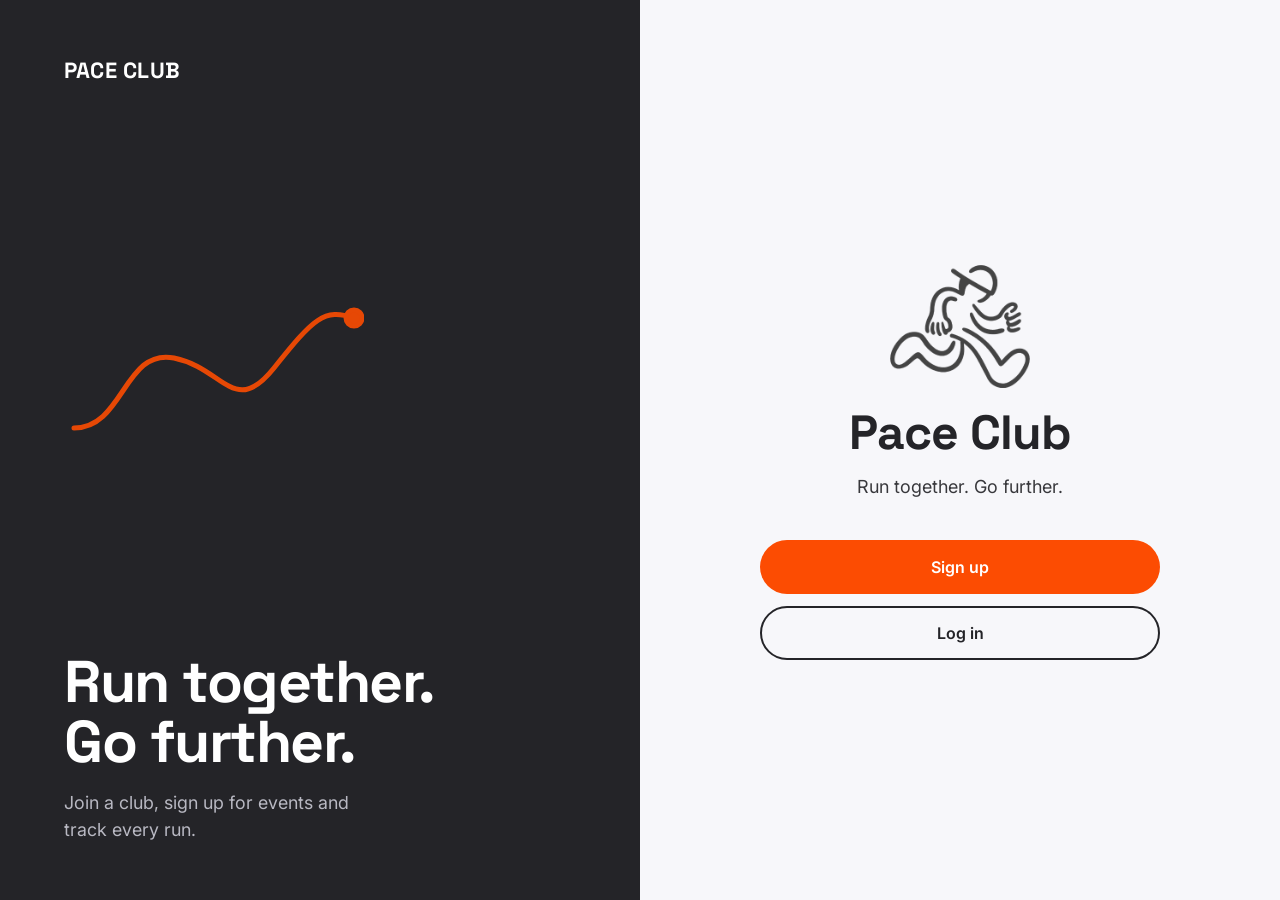
<file: pace-club/index.html>
<!DOCTYPE html>
<html lang="en">
<head>
<meta charset="utf-8">
<meta name="viewport" content="width=device-width, initial-scale=1, viewport-fit=cover">
<title>Pace Club – Welcome, Log in & Sign up</title>
<link rel="preconnect" href="https://fonts.googleapis.com">
<link rel="preconnect" href="https://fonts.gstatic.com" crossorigin>
<link rel="stylesheet" href="https://fonts.googleapis.com/css2?family=Inter:wght@400;500;600&family=Space+Grotesk:wght@600;700&display=swap">
<link rel="stylesheet" href="base.css">
<link rel="stylesheet" href="auth.css">
<script src="common.js"></script>
<script>if (Pace.user()) location.replace("home/home.html");</script>
</head>
<body>
<div class="app">

  <!-- Brand panel: collapses to nothing on mobile, slides open on desktop -->
  <aside class="brand-panel" aria-hidden="true">
    <div class="brand-inner">
      <span class="logo">PACE CLUB</span>
      <svg class="route" viewBox="0 0 300 160" fill="none" stroke="#FC4C02" stroke-width="5" stroke-linecap="round" stroke-linejoin="round"><path d="M10 140 C60 140 60 60 110 70 S170 130 210 80 S260 20 290 30"/><circle cx="290" cy="30" r="8" fill="#FC4C02"/></svg>
      <div>
        <h2>Run together.<br>Go further.</h2>
        <p>Join a club, sign up for events and track every run.</p>
      </div>
    </div>
  </aside>

  <main class="stage">

    <section class="screen" id="welcome" data-pos="active" aria-label="Welcome">
      <div class="inner full">
        <div class="hero">
          <img class="runner" src="runner.png" alt="" width="350" height="312">
          <h1 class="brand">Pace Club</h1>
          <p class="tag">Run together. Go further.</p>
        </div>
        <div class="actions">
          <button class="btn w-primary" data-go="signup"><span class="label">Sign up</span></button>
          <button class="btn w-secondary" data-go="login"><span class="label">Log in</span></button>
        </div>
      </div>
    </section>

    <section class="screen" id="login" data-pos="right" aria-label="Log in">
      <div class="inner">
        <div class="top">
          <button class="icon-btn" data-back="welcome" aria-label="Back"><svg width="20" height="20" viewBox="0 0 24 24" fill="none" stroke="currentColor" stroke-width="2.4" stroke-linecap="round" stroke-linejoin="round"><path d="M15 5l-7 7 7 7"/></svg></button>
          <span class="mark">Pace Club</span>
        </div>
        <h1>Welcome back</h1>
        <p class="sub">Log in to see your club and your next run.</p>
        <form novalidate data-form="login">
          <div class="field"><label for="l-id">Email or username</label><input id="l-id" name="id" autocomplete="username" required><span class="msg">Enter your email or username.</span></div>
          <div class="field"><label for="l-pw">Password</label>
            <div class="pw"><input id="l-pw" name="pw" type="password" autocomplete="current-password" required><button type="button" class="show" aria-label="Show password">Show</button></div>
            <span class="msg">Enter your password.</span></div>
          <button type="button" class="link right">Forgot password?</button>
          <button class="btn btn-orange" type="submit"><span class="label">Log in</span><span class="spinner"></span></button>
        </form>
        <p class="switch">No account yet? <button class="link" data-go="signup">Sign up</button></p>
      </div>
    </section>

    <section class="screen" id="signup" data-pos="right" aria-label="Sign up">
      <div class="inner">
        <div class="top">
          <button class="icon-btn" data-back="welcome" aria-label="Back"><svg width="20" height="20" viewBox="0 0 24 24" fill="none" stroke="currentColor" stroke-width="2.4" stroke-linecap="round" stroke-linejoin="round"><path d="M15 5l-7 7 7 7"/></svg></button>
          <span class="mark">Pace Club</span>
        </div>
        <h1>Create your account</h1>
        <p class="sub">It only takes a minute.</p>
        <form novalidate data-form="signup">
          <div class="field"><label for="s-name">Full name</label><input id="s-name" name="name" autocomplete="name" required><span class="msg">Enter your full name.</span></div>
          <div class="field"><label for="s-user">Username</label><input id="s-user" name="user" autocomplete="username" required><span class="msg">Choose a username.</span></div>
          <div class="field"><label for="s-mail">Email</label><input id="s-mail" name="mail" type="email" autocomplete="email" required><span class="msg">Enter a valid email address.</span></div>
          <div class="field"><label for="s-tel">Phone number</label><input id="s-tel" name="tel" type="tel" autocomplete="tel" required><span class="msg">Enter your phone number.</span></div>
          <div class="row">
            <div class="field"><label for="s-dob">Birth date</label><input id="s-dob" name="dob" type="date" required><span class="msg">Pick your birth date.</span></div>
            <div class="field"><label for="s-gen">Gender</label>
              <select id="s-gen" name="gen" required><option value="">Select</option><option>Woman</option><option>Man</option><option>Non-binary</option><option>Prefer not to say</option></select>
              <span class="msg">Select one.</span></div>
          </div>
          <div class="field"><label for="s-pw">Password</label>
            <div class="pw"><input id="s-pw" name="pw" type="password" autocomplete="new-password" required><button type="button" class="show" aria-label="Show password">Show</button></div>
            <span class="msg">Use at least 8 characters.</span></div>
          <div class="field"><label for="s-pw2">Confirm password</label><input id="s-pw2" name="pw2" type="password" autocomplete="new-password" required><span class="msg">Passwords don’t match.</span></div>
          <div class="field"><label class="terms"><input type="checkbox" name="terms" required> I agree to the Terms and Privacy Policy</label><span class="msg">Agree to continue.</span></div>
          <button class="btn btn-orange" type="submit"><span class="label">Create account</span><span class="spinner"></span></button>
        </form>
        <p class="switch">Already have an account? <button class="link" data-go="login">Log in</button></p>
      </div>
    </section>

  </main>
</div>
<script src="auth.js"></script>
</body>
</html>
</file>
<file: pace-club/base.css>
/* Pace Club — shared base: tokens, typography, buttons, form fields, page transitions */
:root{
  --orange:#FC4C02; --orange-press:#D93F00; --orange-soft:#FFE9DF;
  --bg:#F7F7FA; --surface:#FFFFFF; --ink:#242428; --muted:#6D6D78; --line:#D9D9E0; --err:#C62828;
  --display:"Space Grotesk","Helvetica Neue",Arial,sans-serif;
  --body:"Inter",system-ui,-apple-system,"Segoe UI",Roboto,sans-serif;
  --ease:cubic-bezier(.65,.05,.2,1);
  --slow:.7s;
}
@media (prefers-color-scheme:dark){:root{--bg:#1B1B1F;--surface:#2A2A30;--ink:#F7F7FA;--muted:#A6A6B2;--line:#44444D;--orange-soft:#3A2218;--err:#FF8A80}}
*{box-sizing:border-box;margin:0}
html,body{height:100%}
html{overflow-x:hidden}
body{background:var(--bg);font-family:var(--body);color:var(--ink);-webkit-font-smoothing:antialiased}

/* ---------- Buttons ---------- */
.btn{position:relative;overflow:hidden;appearance:none;border:2px solid transparent;border-radius:999px;height:54px;width:100%;
  font:600 16px var(--body);cursor:pointer;display:flex;align-items:center;justify-content:center;
  transition:transform .15s ease,filter .2s ease,background-color var(--slow) var(--ease),color var(--slow) var(--ease),border-color var(--slow) var(--ease)}
.btn:hover{filter:brightness(.94)}
.btn:active{transform:scale(.97)}
.btn:disabled{cursor:progress}
.btn-orange{background:var(--orange);color:#fff}
.ripple{position:absolute;border-radius:50%;background:currentColor;opacity:.22;transform:scale(0);animation:rip .6s ease-out forwards;pointer-events:none}
@keyframes rip{to{transform:scale(1);opacity:0}}
.spinner{width:20px;height:20px;border:3px solid rgba(255,255,255,.4);border-top-color:#fff;border-radius:50%;animation:spin .7s linear infinite;display:none}
.btn.loading .label{display:none}.btn.loading .spinner{display:block}
@keyframes spin{to{transform:rotate(360deg)}}
.btn:focus-visible,.link:focus-visible,.icon-btn:focus-visible,.show:focus-visible{outline:3px solid var(--ink);outline-offset:2px}
#welcome .btn:focus-visible{outline-color:currentColor}

/* ---------- Forms ---------- */
.top{display:flex;align-items:center;justify-content:space-between;margin-bottom:24px;min-height:44px}
.icon-btn{appearance:none;border:0;background:var(--surface);color:var(--ink);width:44px;height:44px;border-radius:50%;cursor:pointer;display:grid;place-items:center;
  box-shadow:0 0 0 1px var(--line);transition:transform .15s ease,background-color .2s ease}
.icon-btn:hover{background:var(--orange-soft)}.icon-btn:active{transform:scale(.92)}
.mark{font-family:var(--display);font-weight:700;font-size:18px;color:var(--orange)}
h1{font-family:var(--display);font-weight:700;font-size:clamp(28px,3vw,34px);letter-spacing:-.02em;line-height:1.1}
.sub{color:var(--muted);margin:8px 0 24px;font-size:16px;line-height:1.4}
.inner.center .sub{margin:0}
form{display:flex;flex-direction:column;gap:16px}
.field{display:flex;flex-direction:column;gap:6px}
.row{display:grid;grid-template-columns:1fr 1fr;gap:12px}
@media (max-width:380px){.row{grid-template-columns:1fr}}
label{font-weight:600;font-size:14px}
input,select{width:100%;height:52px;padding:0 16px;border-radius:14px;border:1.5px solid var(--line);background:var(--surface);color:var(--ink);font:400 16px var(--body);
  transition:border-color .2s ease,box-shadow .2s ease}
input:focus,select:focus{border-color:var(--orange);box-shadow:0 0 0 4px var(--orange-soft);outline:none}
.field.bad input,.field.bad select{border-color:var(--err)}
.msg{font-size:13px;color:var(--err);max-height:0;overflow:hidden;opacity:0;transition:max-height .3s ease,opacity .3s ease}
.field.bad .msg{max-height:40px;opacity:1}
.pw{position:relative}.pw input{padding-right:64px}
.show{position:absolute;right:6px;top:6px;height:40px;padding:0 12px;border:0;background:none;color:var(--muted);font:600 13px var(--body);cursor:pointer;border-radius:10px}
.show:hover{color:var(--orange)}
.link{background:none;border:0;padding:0;font:600 14px var(--body);color:var(--ink);text-decoration:underline;text-underline-offset:3px;cursor:pointer}
.link:hover{color:var(--orange)}
.right{align-self:flex-end}
.terms{display:flex;gap:10px;align-items:center;font-size:14px;font-weight:400;color:var(--muted)}
.terms input{width:22px;height:22px;accent-color:var(--orange);flex:none}
.switch{text-align:center;color:var(--muted);font-size:15px;margin-top:20px}

/* ---------- Page-to-page transitions (driven by common.js) ---------- */
@keyframes inFwd{from{opacity:0;transform:translateX(48px)}}
@keyframes inBack{from{opacity:0;transform:translateX(-48px)}}
@keyframes inFade{from{opacity:0}}
@keyframes outFwd{to{opacity:0;transform:translateX(-48px)}}
@keyframes outBack{to{opacity:0;transform:translateX(48px)}}
.enter-fwd body{animation:inFwd .55s var(--ease) both}
.enter-back body{animation:inBack .55s var(--ease) both}
.enter-fade body{animation:inFade .5s ease both}
.leave-fwd body{animation:outFwd .38s var(--ease) forwards}
.leave-back body{animation:outBack .38s var(--ease) forwards}

@media (prefers-reduced-motion:reduce){
  *{transition-duration:.01ms!important}
  .enter-fwd body,.enter-back body,.enter-fade body,.leave-fwd body,.leave-back body{animation:none}
}
</file>
<file: pace-club/auth.css>
/* Pace Club — auth pages (index + signup): split layout, welcome screen, slide screens */
/* ---------- Layout: phone = one column, desktop = split ---------- */
.app{display:flex;height:100dvh;overflow:hidden;background:var(--bg)}
.stage{flex:1 1 0;min-width:0;position:relative;overflow:hidden}

.brand-panel{flex:0 0 0%;opacity:0;overflow:hidden;background:#242428;color:#fff;
  transition:flex-basis var(--slow) var(--ease),opacity .5s ease .1s}
.brand-inner{width:max(44vw,380px);height:100%;padding:56px clamp(40px,5vw,80px);display:flex;flex-direction:column;justify-content:space-between}
.logo{font-family:var(--display);font-weight:700;font-size:22px;letter-spacing:.01em}
.route{width:min(300px,70%);opacity:.9}
.route path{stroke-dasharray:600;stroke-dashoffset:600}
.brand-panel h2{font-family:var(--display);font-weight:700;font-size:clamp(40px,4.6vw,68px);line-height:1.02;letter-spacing:-.025em}
.brand-panel p{margin-top:18px;color:#B8B8C2;font-size:clamp(16px,1.4vw,19px);line-height:1.5;max-width:30ch}

@media (min-width:860px){
  .brand-panel{flex-basis:44%;opacity:1}
  .brand-panel .route path{animation:route 2.2s .5s var(--ease) forwards}
}
@media (min-width:1200px){.brand-panel{flex-basis:50%}}
@keyframes route{to{stroke-dashoffset:0}}

/* ---------- Screens (slide transition) ---------- */
.screen{position:absolute;inset:0;display:flex;overflow-y:auto;
  transition:transform .55s var(--ease),opacity .55s var(--ease),background-color var(--slow) var(--ease),color var(--slow) var(--ease);will-change:transform}
.screen[data-pos="right"]{transform:translateX(100%);opacity:0;pointer-events:none;visibility:hidden}
.screen[data-pos="left"]{transform:translateX(-28%);opacity:0;pointer-events:none;visibility:hidden}
.screen[data-pos="active"]{transform:none;opacity:1;visibility:visible}
.screen.hiding{visibility:visible}
.inner{width:100%;max-width:480px;margin:auto;display:flex;flex-direction:column;
  padding:max(28px,env(safe-area-inset-top)) clamp(24px,4vw,40px) max(32px,env(safe-area-inset-bottom));
  transition:max-width var(--slow) var(--ease)}
.inner.full{min-height:100%}
.inner.center{align-items:center;text-align:center;gap:14px}

/* ---------- Welcome: orange on phones, light on desktop (colours animate on resize) ---------- */
#welcome{--w-bg:var(--orange);--w-fg:#fff;--p-bg:#fff;--p-fg:var(--orange);--s-bd:rgba(255,255,255,.75);--s-fg:#fff;
  background-color:var(--w-bg);color:var(--w-fg);padding-top:24px}
@media (min-width:860px){
  #welcome{--w-bg:var(--bg);--w-fg:var(--ink);--p-bg:var(--orange);--p-fg:#fff;--s-bd:var(--ink);--s-fg:var(--ink)}
  .inner.full{min-height:0}
  .hero{flex:0 0 auto!important;margin-bottom:40px}
}
.hero{flex:1 1 auto;display:flex;flex-direction:column;align-items:center;justify-content:center;text-align:center;gap:14px;
  transition:flex-grow var(--slow) var(--ease),margin var(--slow) var(--ease)}
.runner{width:clamp(110px,16vw,150px);height:auto;display:block;animation:bob 2.4s ease-in-out infinite}
@keyframes bob{0%,100%{transform:translateY(0) rotate(-2deg)}50%{transform:translateY(-8px) rotate(2deg)}}
@media (min-width:860px) and (prefers-color-scheme:dark){.runner{filter:invert(1) brightness(1.4)}}
.brand{font-family:var(--display);font-weight:700;font-size:clamp(40px,5vw,48px);letter-spacing:-.02em}
.tag{font-size:18px;line-height:1.45;max-width:22ch;opacity:.9}
.actions{display:flex;flex-direction:column;gap:12px}
.w-primary{background-color:var(--p-bg);color:var(--p-fg)}
.w-secondary{background-color:transparent;border-color:var(--s-bd);color:var(--s-fg)}
.w-secondary:hover{background-color:rgba(127,127,127,.14)}

@media (prefers-reduced-motion:reduce){
  .screen[data-pos="right"],.screen[data-pos="left"]{transform:none}
  .runner,.route path{animation:none}
  .route path{stroke-dashoffset:0}
}
</file>
